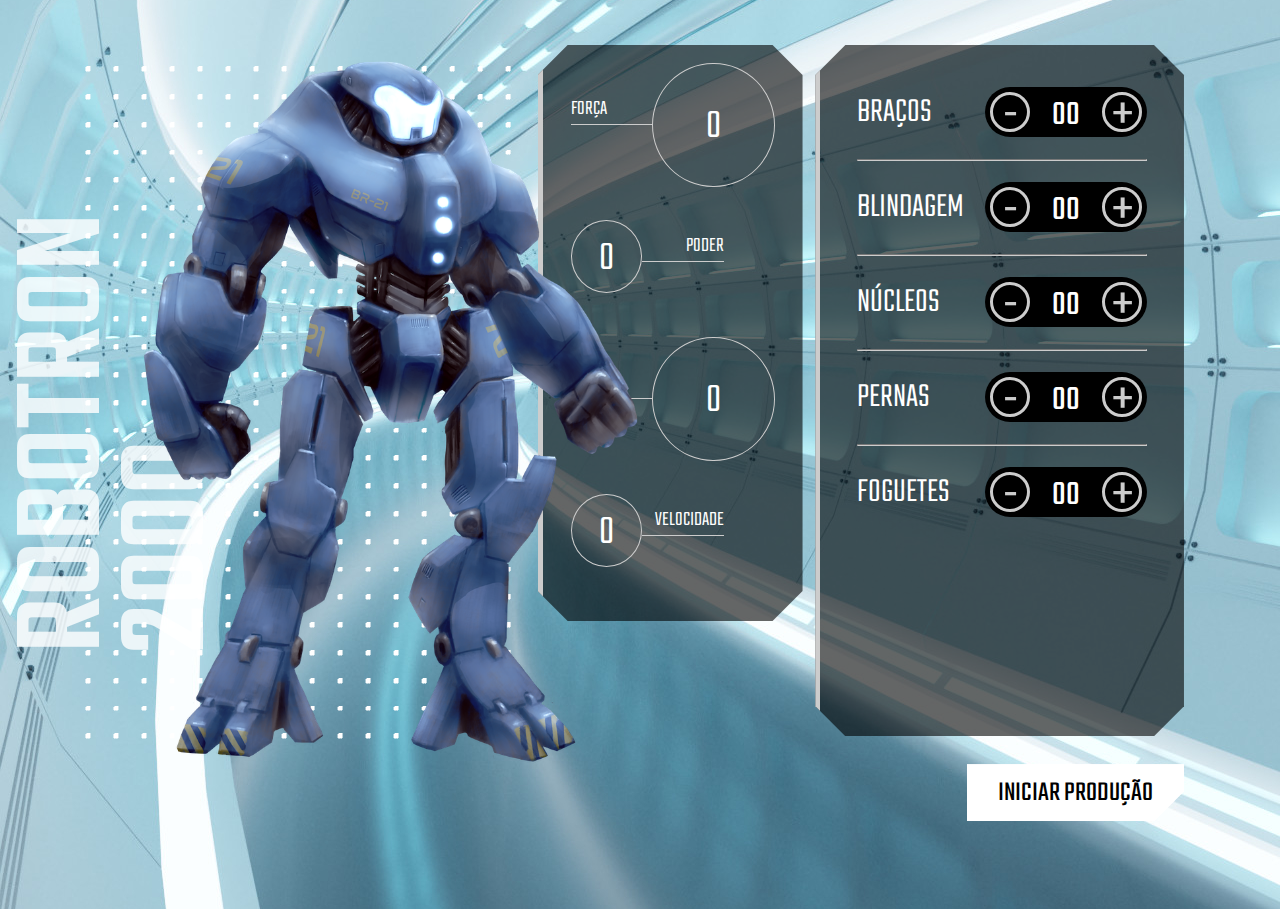
<file: robotron-2000-projeto_inicial/index.html>
<!DOCTYPE html>
<html lang="en">
<head>
    <meta charset="UTF-8">
    <meta http-equiv="X-UA-Compatible" content="IE=edge">
    <meta name="viewport" content="width=device-width, initial-scale=1.0">
    <link rel="shortcut icon" type="image/jpg" href="img/favicon.ico"/>
    <title>Robotron 2000</title>

    <link rel="stylesheet" href="css/style.css">
    <link rel="preconnect" href="https://fonts.googleapis.com">
    <link rel="preconnect" href="https://fonts.gstatic.com" crossorigin>
    <link href="https://fonts.googleapis.com/css2?family=Teko:wght@300;500&display=swap" rel="stylesheet"> 
</head>
<body>
    <main>
        <section class="robotron">
            <img class="robo" src="img/robotron.png" alt="Robotron">
            <figcaption class="titulo">ROBOTRON <br>2000</figcaption>
        </section>

        <section class="box estatisticas">
            <div class="estatistica">
                <p class="estatistica-titulo">Força</p>
                <div class="estatistica-valor">
                    <p class="estatistica-numero" data-estatistica="forca">0</p>
                </div>
            </div>
            <div class="estatistica">
                <p class="estatistica-titulo">Poder</p>
                <div class="estatistica-valor">
                    <p class="estatistica-numero" data-estatistica="poder">0</p>
                </div>
            </div>
            <div class="estatistica">
                <p class="estatistica-titulo">Energia</p>
                <div class="estatistica-valor">
                    <p class="estatistica-numero" data-estatistica="energia">0</p>
                </div>
            </div>
            <div class="estatistica">
                <p class="estatistica-titulo">Velocidade</p>
                <div class="estatistica-valor">
                    <p class="estatistica-numero" data-estatistica="velocidade">0</p>
                </div>
            </div>
        </section>

        <section class="equipamentos">
            <form action="" class="montador">
                <div class="box montador-conteudo">
                    <div class="peca">
                        <label for="" class="peca-titulo">Braços</label>
                        <div class="controle">
                            <buttom class="controle-ajuste" data-controle="-" data-pecas="bracos">-</buttom>
                            <input type="text" class="controle-contador" data-contador value="00">
                            <buttom class="controle-ajuste" data-controle="+" data-pecas="bracos">+</buttom>
                        </div>
                    </div>
                    <hr class="linha">
                    <div class="peca">
                        <label for="" class="peca-titulo">Blindagem</label>
                        <div class="controle">
                            <buttom class="controle-ajuste" data-controle="-" data-pecas="blindagem">-</buttom>
                            <input type="text" class="controle-contador" data-contador value="00">
                            <buttom class="controle-ajuste" data-controle="+" data-pecas="blindagem">+</buttom>
                        </div>
                    </div>
                    <hr class="linha">
                    <div class="peca">
                        <label for="" class="peca-titulo">Núcleos</label>
                        <div class="controle">
                            <buttom class="controle-ajuste" data-controle="-" data-pecas="nucleos">-</buttom>
                            <input type="text" class="controle-contador" data-contador value="00">
                            <buttom class="controle-ajuste" data-controle="+" data-pecas="nucleos">+</buttom>
                        </div>
                    </div>
                    <hr class="linha">
                    <div class="peca">
                        <label for="" class="peca-titulo">Pernas</label>
                        <div class="controle">
                            <buttom class="controle-ajuste" data-controle="-" data-pecas="pernas">-</buttom>
                            <input type="text" class="controle-contador" data-contador value="00">
                            <buttom class="controle-ajuste" data-controle="+" data-pecas="pernas">+</buttom>
                        </div>
                    </div>
                    <hr class="linha">
                    <div class="peca">
                        <label for="" class="peca-titulo">Foguetes</label>
                        <div class="controle">
                            <buttom class="controle-ajuste" data-controle="-" data-pecas="foguetes">-</buttom>
                            <input type="text" class="controle-contador" data-contador value="00">
                            <buttom class="controle-ajuste" data-controle="+" data-pecas="foguetes">+</buttom>
                        </div>
                    </div>
                </div>
                <input type="submit" value="Iniciar produção" class="producao" id="producao">
            </form>
        </section>
    </main>
    <script src="main.js"></script>
</body>
</html>
</file>
<file: robotron-2000-projeto_inicial/css/style.css>
:root {
    --main-cinza: #CCCCCC;
    --main-branco: #FFFFFF;
    --main-preto: #000000;
}

* {
    box-sizing: border-box;
}

body {
    background: url(../img/fundo.jpg);
    background-position: center center;
    background-size: cover cover;
    padding: 0;
    margin: 0;
    font-weight: 300;
}

body, input {
    font-family: 'Teko', sans-serif;
}

main {
    width: 80vw;
    height: 80vh;
    margin: 10vh 8vw 10vh 12vw;
    display: flex;
    gap: 1vw;
}

.robotron {
    background: url(../img/estrutura.png) no-repeat;
    background-position: center center;
    margin: 0;
    flex-basis: 40%;
    position: relative;
}

.robo {
    height: 110%;
    z-index: 1;
    position: absolute;
    left: -20%;
    top: -5%;
}

.titulo {
    transform: rotate(180deg);
    font-weight: 500;
    font-size: 130px;
    position: absolute;
    bottom: 7rem;
    left: -3rem;
    line-height: 0.8;
    writing-mode: vertical-rl;
    text-orientation: mixed;
    color: rgba(255,255,255,0.8)
}

.box {
    background: rgba(0,0,0,0.6);
    clip-path: polygon(calc(100% - 30px) 0, 100% 30px, 100% calc(100% - 30px), calc(100% - 30px) 100%, 30px 100%, 0 calc(100% - 30px), 0 30px, 30px 0);
    border-left: 5px solid var(--main-cinza);
    height: 80%;
}

/****************************** Equipamentos *****/

.equipamentos {
    flex-basis: 32%;
}

.montador {
    height: 120%;;
}

.montador-conteudo {
    padding: 2em 10%;
}

.peca {
    padding: 1em 0;
}

.peca-titulo {
    color: var(--main-branco);
    text-transform: uppercase;
    font-size: 2.5em;
}

.controle {
    background: var(--main-preto);
    border-radius: 25px;
    float: right;
    display: inline-flex;
    padding: 5px;
    align-items: center;
    align-self: flex-end;
}

.controle-contador {
    width: 40px;
    height: 35px;
    background: none;
    border: 0;
    margin: 0 1rem;
    color: var(--main-branco);
    text-align: center;
    font-size: 2.5em;
    display: inline-flex;
    align-items: center;
    padding-top: 8px;
}

.controle-ajuste {
    display: inline-block;
    width: 40px;
    height: 40px;
    line-height: 44px;
    border-radius: 50%;
    color: var(--main-cinza);
    font-size: 4em;
    background: var(--main-preto);
    text-align: center;
    border: 3px solid var(--main-cinza);
    cursor: pointer;
}

.linha {
    border-color: var(--main-cinza);
}

.producao {
    margin-top: 1em;
    font-size: 2em;
    text-transform: uppercase;
    padding: 0.2em 1em;
    float: right;
    border: 3px solid var(--main-branco);
    background: var(--main-branco);
    clip-path: polygon(100% 0, 100% calc(100% - 30px), calc(100% - 30px) 100%, 0 100%, 0 0);
    cursor: pointer;
}

.producao:hover {
    background: var(--main-preto);
    color: var(--main-branco)
}



/****************************** Estatísticas *****/
.estatisticas {
    flex-basis: 23%;
    padding: 2em 2em 0;
}

.estatistica {
    color: var(--main-branco);
    display: flex;
    align-items: flex-start;
    height: 25%;
}

.estatistica-titulo {
    font-size: 1.5em;
    border-bottom: 1px solid var(--main-cinza);
    flex-basis: 40%;
    text-transform: uppercase;
    order: 1
}

.estatistica-valor {
    flex-basis: 60%;
    position: relative;
    margin: 10px 0 0;
    order: 2;
    margin: -10px 0 0;
}

.estatistica-valor::after {
    content: "";
    display: block;
    padding-bottom: 100%;
    border: 1px solid var(--main-cinza);
    border-radius: 50%;
}

.estatistica-numero {
    position: absolute;
    top: 50%;
    transform: translateY(-46%);
    width: 100%;
    line-height: 100%;
    text-align: center;
    font-size: 3em;
    margin: 0;
}

.estatistica:nth-child(2n) .estatistica-titulo {
    order: 2;
    text-align: right;
}

.estatistica:nth-child(2n) .estatistica-valor {
    order: 1;
    flex-basis: 35%;
    margin: 10px 0 0;
}

@media screen and (max-width: 1600px) {
    body { 
        font-size: 14px;
    }
    main {
        width: 90vw;
        height: 80vh;
        margin: 5vh auto;
    }
}

@media screen and (max-width: 1200px) {
    body { 
        font-size: 5px;
    }

    main {
        width: 96vw;
        height: 80vh;
        margin: 10vh auto;
    }
}
</file>
